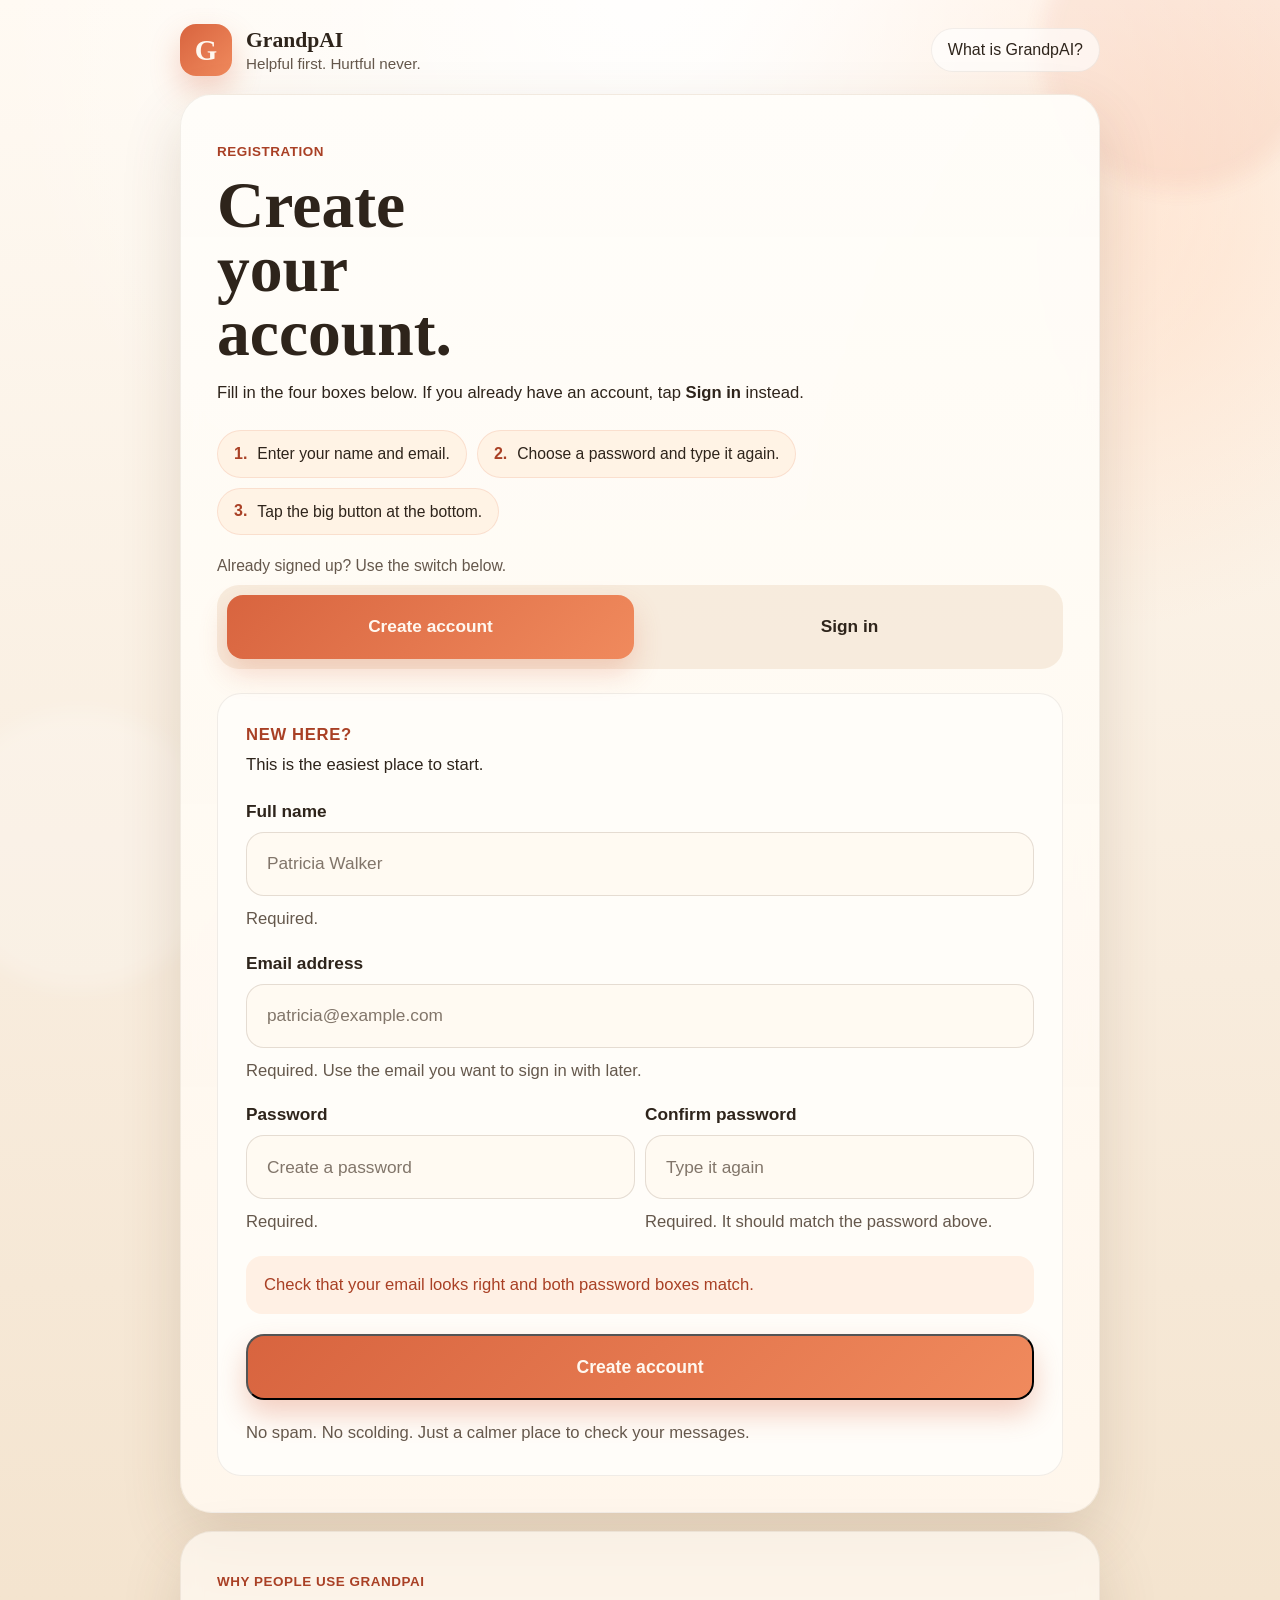
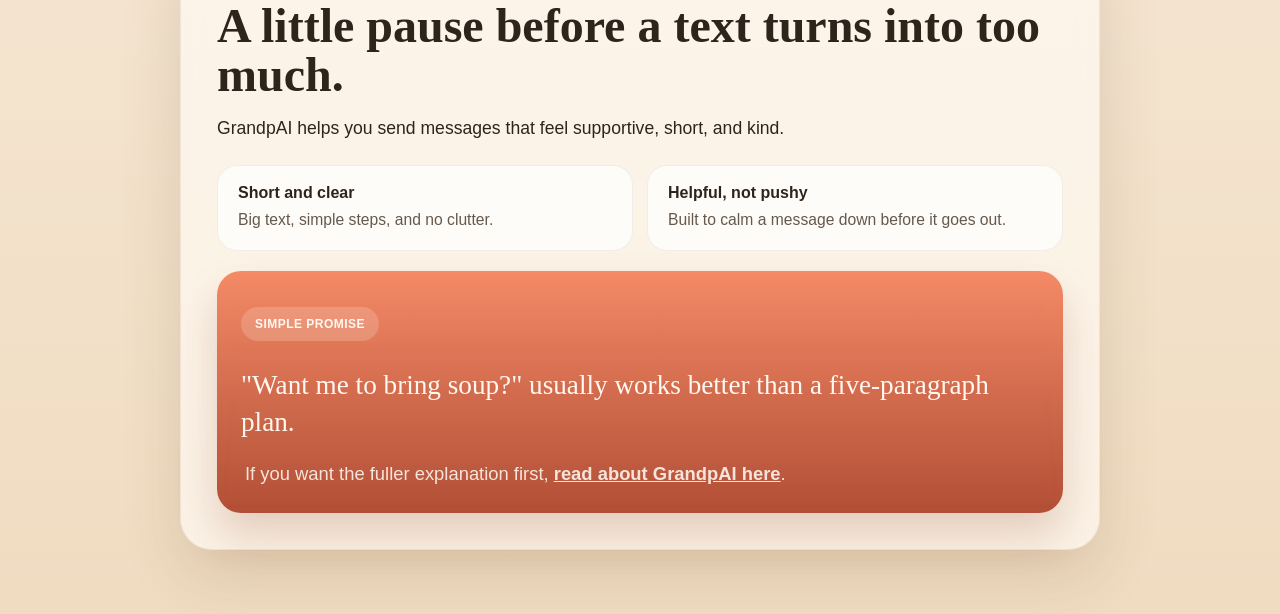
<file: index.html>
<!DOCTYPE html>
<html lang="en">
<head>
  <meta charset="UTF-8">
  <meta name="viewport" content="width=device-width, initial-scale=1.0">
  <title>GrandpAI | Create Your Account</title>
  <meta
    name="description"
    content="Create a GrandpAI account or request a sign-in link to get kinder help before you text, forward, or overdo it."
  >
  <link rel="stylesheet" href="styles.css">
</head>
<body class="auth-page">
  <div class="page-shell auth-shell">
    <header class="site-header auth-header">
      <a class="brand" href="home.html" aria-label="GrandpAI home">
        <span class="brand-mark">G</span>
        <span class="brand-copy">
          <strong>GrandpAI</strong>
          <span>Helpful first. Hurtful never.</span>
        </span>
      </a>
      <nav class="site-nav" aria-label="Account navigation">
        <a href="home.html">What is GrandpAI?</a>
      </nav>
    </header>

    <main class="auth-layout">
      <section class="auth-panel" aria-labelledby="auth-title">
        <div class="auth-panel-header">
          <p class="section-tag">Registration</p>
          <h1 id="auth-title">Create your account.</h1>
          <p class="auth-panel-copy">
            Fill in the four boxes below. If you already have an account, tap <strong>Sign in</strong> instead.
          </p>
        </div>

        <div class="auth-steps" aria-label="How this works">
          <div class="auth-step">
            <strong>1.</strong>
            <span>Enter your name and email.</span>
          </div>
          <div class="auth-step">
            <strong>2.</strong>
            <span>Choose a password and type it again.</span>
          </div>
          <div class="auth-step">
            <strong>3.</strong>
            <span>Tap the big button at the bottom.</span>
          </div>
        </div>

        <p class="auth-switch-note">Already signed up? Use the switch below.</p>

        <div class="auth-toggle" role="tablist" aria-label="Choose account action">
          <button
            class="auth-toggle-button is-active"
            type="button"
            id="register-tab"
            role="tab"
            aria-selected="true"
            aria-controls="register-panel"
            data-mode="register"
          >
            Create account
          </button>
          <button
            class="auth-toggle-button"
            type="button"
            id="signin-tab"
            role="tab"
            aria-selected="false"
            aria-controls="signin-panel"
            data-mode="signin"
          >
            Sign in
          </button>
        </div>

        <section
          class="auth-form-section"
          id="register-panel"
          role="tabpanel"
          aria-labelledby="register-tab"
        >
          <div class="auth-context">
            <p class="auth-kicker">New here?</p>
            <p>This is the easiest place to start.</p>
          </div>

          <form class="auth-form" novalidate>
            <label class="field">
              <span>Full name</span>
              <input type="text" name="fullName" autocomplete="name" placeholder="Patricia Walker">
              <small class="field-hint">Required.</small>
            </label>

            <label class="field">
              <span>Email address</span>
              <input type="email" name="email" autocomplete="email" placeholder="patricia@example.com">
              <small class="field-hint">Required. Use the email you want to sign in with later.</small>
            </label>

            <div class="field-row">
              <label class="field">
                <span>Password</span>
                <input type="password" name="password" autocomplete="new-password" placeholder="Create a password">
                <small class="field-hint">Required.</small>
              </label>

              <label class="field">
                <span>Confirm password</span>
                <input type="password" name="confirmPassword" autocomplete="new-password" placeholder="Type it again">
                <small class="field-hint">Required. It should match the password above.</small>
              </label>
            </div>

            <p class="validation-note" aria-live="polite">
              Check that your email looks right and both password boxes match.
            </p>

            <button class="button button-primary auth-submit" type="button">Create account</button>

            <p class="privacy-note">
              No spam. No scolding. Just a calmer place to check your messages.
            </p>
          </form>
        </section>

        <section
          class="auth-form-section"
          id="signin-panel"
          role="tabpanel"
          aria-labelledby="signin-tab"
          hidden
        >
          <div class="auth-context">
            <p class="auth-kicker">Already have an account?</p>
            <p>Enter your email and tap the button below.</p>
          </div>

          <form class="auth-form" novalidate>
            <label class="field">
              <span>Email address</span>
              <input type="email" name="signinEmail" autocomplete="email" placeholder="patricia@example.com">
              <small class="field-hint">Use the same email you used when you signed up.</small>
            </label>

            <p class="validation-note" aria-live="polite">
              Check that the email address looks right before asking for a link.
            </p>

            <button class="button button-primary auth-submit" type="button">Email me a sign-in link</button>

            <p class="magic-note">
              You will not need a password here. The email link will handle sign-in later.
            </p>
          </form>
        </section>
      </section>

      <section class="auth-intro">
        <p class="eyebrow">Why people use GrandpAI</p>
        <h2>A little pause before a text turns into too much.</h2>
        <p class="auth-intro-text">
          GrandpAI helps you send messages that feel supportive, short, and kind.
        </p>

        <div class="auth-promise-grid">
          <div class="auth-mini-card">
            <strong>Short and clear</strong>
            <p>Big text, simple steps, and no clutter.</p>
          </div>
          <div class="auth-mini-card">
            <strong>Helpful, not pushy</strong>
            <p>Built to calm a message down before it goes out.</p>
          </div>
        </div>

        <div class="auth-note-card">
          <p class="card-badge">Simple promise</p>
          <p class="auth-note-quote">
            "Want me to bring soup?" usually works better than a five-paragraph plan.
          </p>
          <p class="card-note">
            If you want the fuller explanation first, <a class="inline-link" href="home.html">read about GrandpAI here</a>.
          </p>
        </div>
      </section>
    </main>
  </div>

  <script>
    const tabs = document.querySelectorAll(".auth-toggle-button");
    const panels = {
      register: document.getElementById("register-panel"),
      signin: document.getElementById("signin-panel")
    };

    function setMode(mode) {
      tabs.forEach((tab) => {
        const isActive = tab.dataset.mode === mode;
        tab.classList.toggle("is-active", isActive);
        tab.setAttribute("aria-selected", String(isActive));
      });

      Object.entries(panels).forEach(([panelMode, panel]) => {
        panel.hidden = panelMode !== mode;
      });
    }

    tabs.forEach((tab) => {
      tab.addEventListener("click", () => setMode(tab.dataset.mode));
    });
  </script>
</body>
</html>
</file>
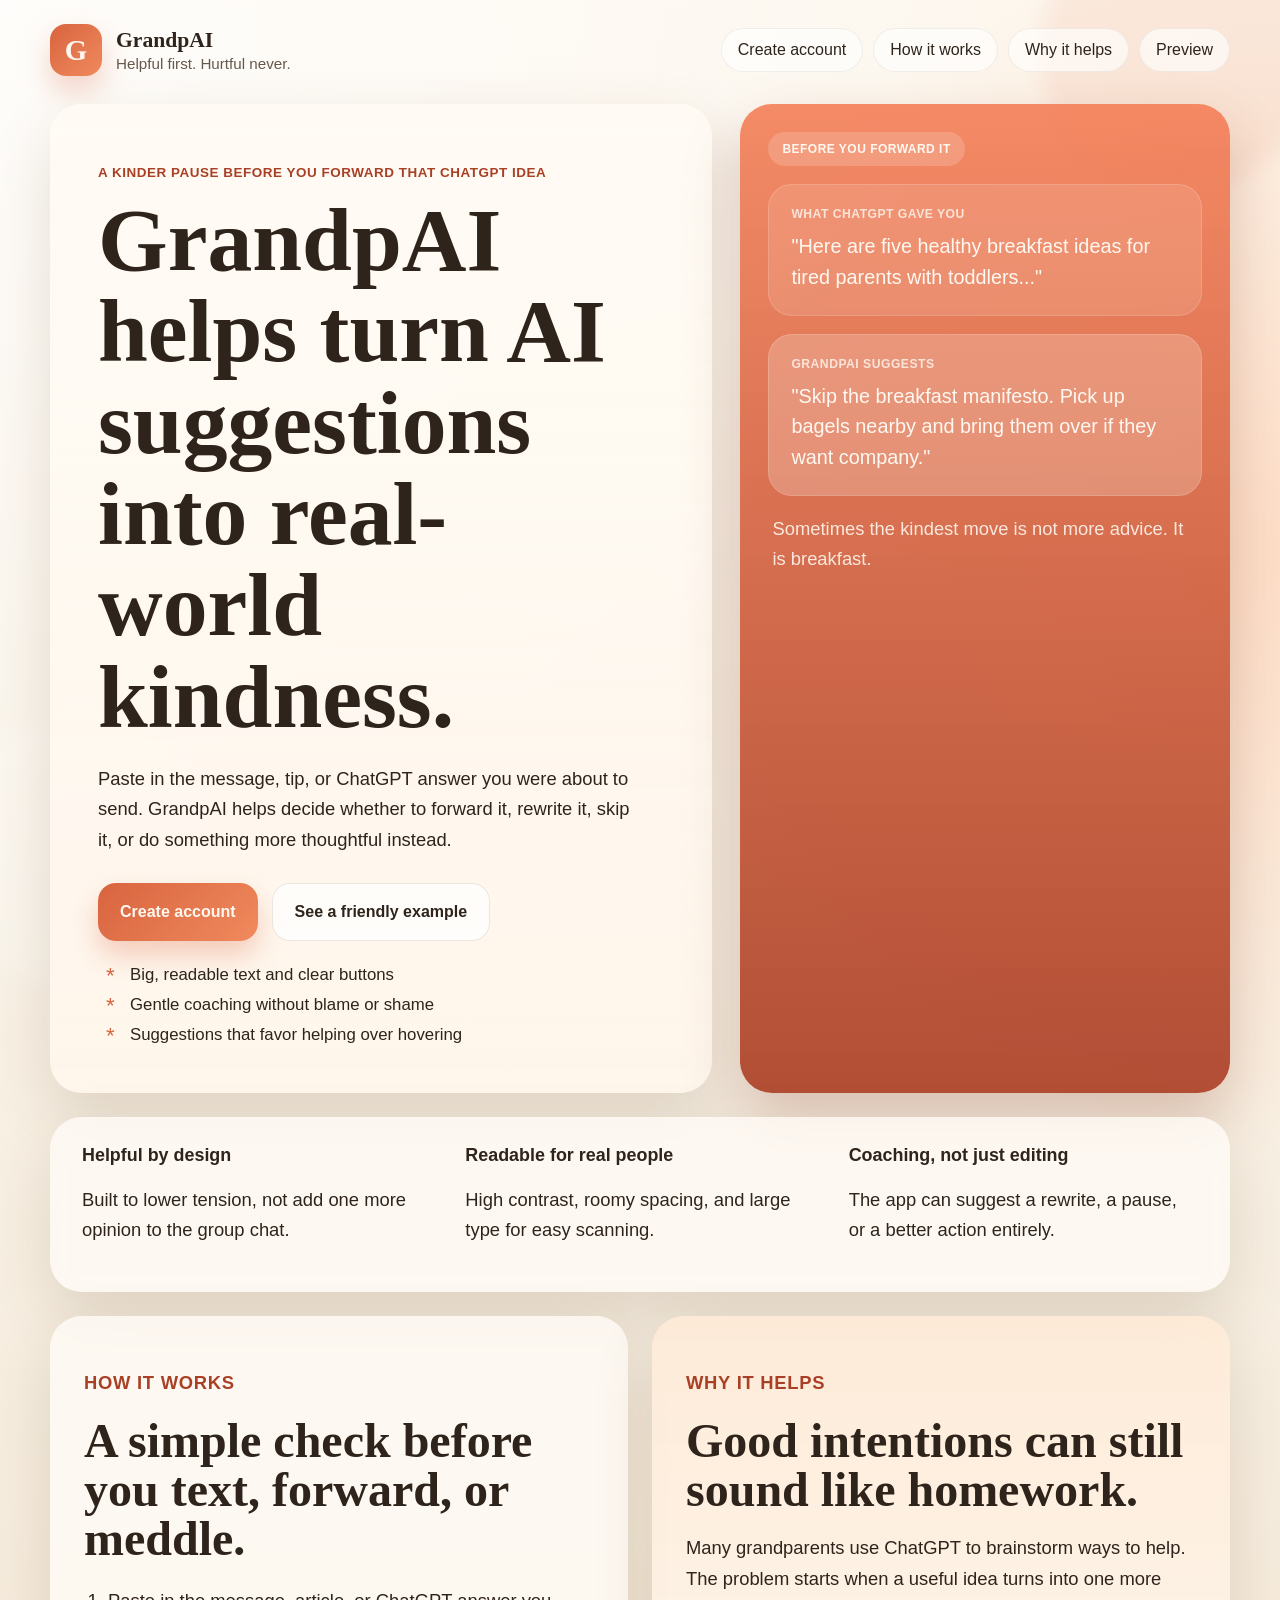
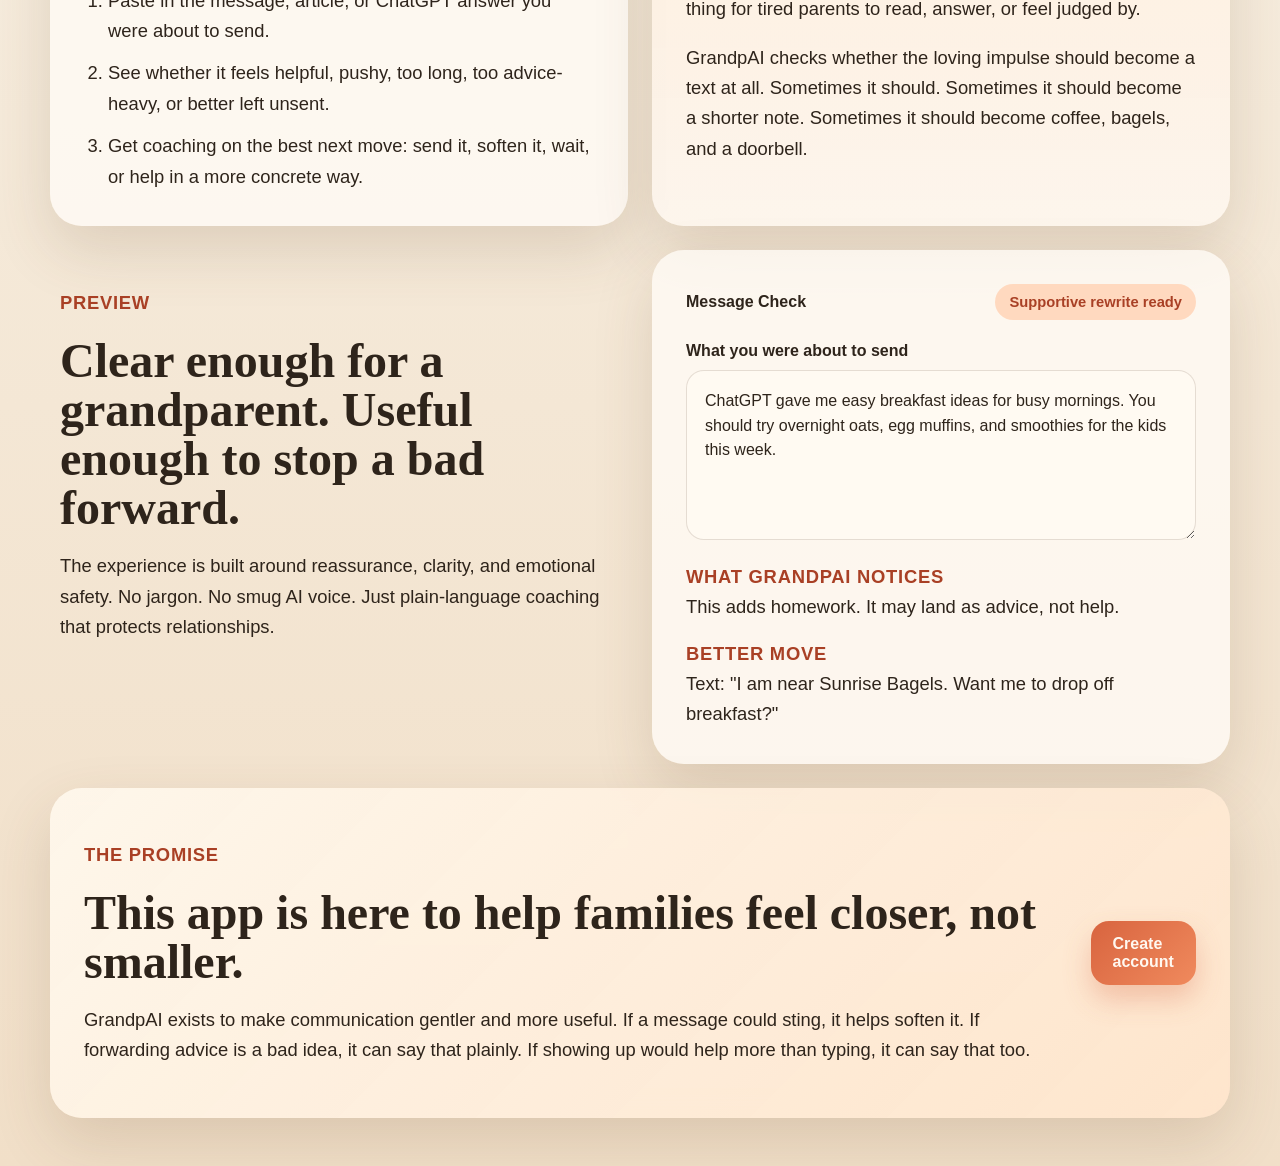
<file: home.html>
<!DOCTYPE html>
<html lang="en">
<head>
  <meta charset="UTF-8">
  <meta name="viewport" content="width=device-width, initial-scale=1.0">
  <title>GrandpAI | Better Than Forwarding ChatGPT</title>
  <meta
    name="description"
    content="GrandpAI helps grandparents run ChatGPT ideas and draft messages through one more kindness check before they forward, text, or act."
  >
  <link rel="stylesheet" href="styles.css">
</head>
<body>
  <div class="page-shell">
    <header class="site-header">
      <a class="brand" href="#top" aria-label="GrandpAI home">
        <span class="brand-mark">G</span>
        <span class="brand-copy">
          <strong>GrandpAI</strong>
          <span>Helpful first. Hurtful never.</span>
        </span>
      </a>
      <nav class="site-nav" aria-label="Primary navigation">
        <a href="index.html">Create account</a>
        <a href="#how-it-works">How it works</a>
        <a href="#why-it-helps">Why it helps</a>
        <a href="#preview">Preview</a>
      </nav>
    </header>

    <main id="top">
      <section class="hero">
        <div class="hero-copy">
          <p class="eyebrow">A kinder pause before you forward that ChatGPT idea</p>
          <h1>GrandpAI helps turn AI suggestions into real-world kindness.</h1>
          <p class="hero-text">
            Paste in the message, tip, or ChatGPT answer you were about to send. GrandpAI helps decide
            whether to forward it, rewrite it, skip it, or do something more thoughtful instead.
          </p>
          <div class="hero-actions">
            <a class="button button-primary" href="index.html">Create account</a>
            <a class="button button-secondary" href="#preview">See a friendly example</a>
          </div>
          <ul class="hero-points" aria-label="Key benefits">
            <li>Big, readable text and clear buttons</li>
            <li>Gentle coaching without blame or shame</li>
            <li>Suggestions that favor helping over hovering</li>
          </ul>
        </div>

        <aside class="hero-card" aria-label="Message example">
          <div class="card-badge">Before you forward it</div>
          <div class="message-card">
            <p class="card-label">What ChatGPT gave you</p>
            <p class="draft">
              "Here are five healthy breakfast ideas for tired parents with toddlers..."
            </p>
          </div>
          <div class="message-card message-card-highlight">
            <p class="card-label">GrandpAI suggests</p>
            <p class="rewrite">
              "Skip the breakfast manifesto. Pick up bagels nearby and bring them over if they want company."
            </p>
          </div>
          <p class="card-note">
            Sometimes the kindest move is not more advice. It is breakfast.
          </p>
        </aside>
      </section>

      <section class="trust-strip" aria-label="What the app does best">
        <div>
          <strong>Helpful by design</strong>
          <p>Built to lower tension, not add one more opinion to the group chat.</p>
        </div>
        <div>
          <strong>Readable for real people</strong>
          <p>High contrast, roomy spacing, and large type for easy scanning.</p>
        </div>
        <div>
          <strong>Coaching, not just editing</strong>
          <p>The app can suggest a rewrite, a pause, or a better action entirely.</p>
        </div>
      </section>

      <section class="content-grid" id="how-it-works">
        <article class="info-panel">
          <p class="section-tag">How it works</p>
          <h2>A simple check before you text, forward, or meddle.</h2>
          <ol class="steps">
            <li>Paste in the message, article, or ChatGPT answer you were about to send.</li>
            <li>See whether it feels helpful, pushy, too long, too advice-heavy, or better left unsent.</li>
            <li>Get coaching on the best next move: send it, soften it, wait, or help in a more concrete way.</li>
          </ol>
        </article>

        <article class="info-panel warm-panel" id="why-it-helps">
          <p class="section-tag">Why it helps</p>
          <h2>Good intentions can still sound like homework.</h2>
          <p>
            Many grandparents use ChatGPT to brainstorm ways to help. The problem starts when a useful
            idea turns into one more thing for tired parents to read, answer, or feel judged by.
          </p>
          <p>
            GrandpAI checks whether the loving impulse should become a text at all. Sometimes it should.
            Sometimes it should become a shorter note. Sometimes it should become coffee, bagels, and a doorbell.
          </p>
        </article>
      </section>

      <section class="preview-section" id="preview">
        <div class="preview-copy">
          <p class="section-tag">Preview</p>
          <h2>Clear enough for a grandparent. Useful enough to stop a bad forward.</h2>
          <p>
            The experience is built around reassurance, clarity, and emotional safety. No jargon.
            No smug AI voice. Just plain-language coaching that protects relationships.
          </p>
        </div>

        <div class="preview-panel">
          <div class="preview-header">
            <span>Message Check</span>
            <span class="status-pill">Supportive rewrite ready</span>
          </div>
          <div class="preview-block">
            <label for="sample-message">What you were about to send</label>
            <textarea id="sample-message" readonly>ChatGPT gave me easy breakfast ideas for busy mornings. You should try overnight oats, egg muffins, and smoothies for the kids this week.</textarea>
          </div>
          <div class="preview-feedback">
            <div>
              <p class="feedback-label">What GrandpAI notices</p>
              <p>This adds homework. It may land as advice, not help.</p>
            </div>
            <div>
              <p class="feedback-label">Better move</p>
              <p>Text: "I am near Sunrise Bagels. Want me to drop off breakfast?"</p>
            </div>
          </div>
        </div>
      </section>

      <section class="closing-banner">
        <div>
          <p class="section-tag">The promise</p>
          <h2>This app is here to help families feel closer, not smaller.</h2>
          <p>
            GrandpAI exists to make communication gentler and more useful. If a message could sting,
            it helps soften it. If forwarding advice is a bad idea, it can say that plainly. If showing
            up would help more than typing, it can say that too.
          </p>
        </div>
        <a class="button button-primary" href="index.html">Create account</a>
      </section>
    </main>
  </div>
</body>
</html>
</file>
<file: styles.css>
:root {
  --bg: #f7efe2;
  --bg-deep: #f1dfc8;
  --surface: rgba(255, 251, 244, 0.9);
  --surface-strong: #fffaf2;
  --text: #2e241b;
  --muted: #65584c;
  --accent: #d8643f;
  --accent-deep: #a94025;
  --accent-soft: #ffd9bf;
  --line: rgba(94, 66, 44, 0.16);
  --shadow: 0 24px 60px rgba(100, 66, 38, 0.16);
  --radius-xl: 32px;
  --radius-lg: 24px;
  --radius-md: 18px;
}

* {
  box-sizing: border-box;
}

html {
  scroll-behavior: smooth;
}

body {
  margin: 0;
  min-height: 100vh;
  font-family: "Trebuchet MS", "Lucida Sans Unicode", "Lucida Grande", sans-serif;
  color: var(--text);
  background:
    radial-gradient(circle at top left, rgba(255, 255, 255, 0.75), transparent 34%),
    radial-gradient(circle at right 20%, rgba(255, 217, 191, 0.8), transparent 24%),
    linear-gradient(180deg, #fdf7ee 0%, var(--bg) 45%, var(--bg-deep) 100%);
}

body::before,
body::after {
  content: "";
  position: fixed;
  width: 280px;
  height: 280px;
  border-radius: 50%;
  z-index: -1;
  filter: blur(10px);
  opacity: 0.42;
}

body::before {
  top: -90px;
  right: -40px;
  background: rgba(216, 100, 63, 0.22);
}

body::after {
  bottom: -90px;
  left: -60px;
  background: rgba(255, 255, 255, 0.52);
}

.page-shell {
  width: min(1180px, calc(100% - 32px));
  margin: 0 auto;
  padding: 24px 0 48px;
}

.auth-page .page-shell {
  padding-bottom: 64px;
}

.auth-page {
  background:
    radial-gradient(circle at top center, rgba(255, 255, 255, 0.88), transparent 28%),
    radial-gradient(circle at 85% 10%, rgba(255, 217, 191, 0.72), transparent 18%),
    linear-gradient(180deg, #fffaf3 0%, #f8ecdd 44%, #f0dcc1 100%);
}

.site-header,
.hero,
.content-grid,
.preview-section,
.closing-banner,
.trust-strip {
  animation: rise 600ms ease-out both;
}

.site-header {
  display: flex;
  align-items: center;
  justify-content: space-between;
  gap: 24px;
  margin-bottom: 28px;
}

.brand {
  display: inline-flex;
  align-items: center;
  gap: 14px;
  color: inherit;
  text-decoration: none;
}

.brand-mark {
  display: grid;
  place-items: center;
  width: 52px;
  height: 52px;
  border-radius: 16px;
  background: linear-gradient(135deg, var(--accent), #f08a5d);
  color: #fff8f0;
  font-family: "Book Antiqua", "Palatino Linotype", serif;
  font-size: 1.8rem;
  font-weight: 700;
  box-shadow: 0 14px 30px rgba(216, 100, 63, 0.28);
}

.brand-copy {
  display: flex;
  flex-direction: column;
  gap: 2px;
}

.brand-copy strong {
  font-family: "Book Antiqua", "Palatino Linotype", serif;
  font-size: 1.35rem;
}

.brand-copy span {
  color: var(--muted);
  font-size: 0.95rem;
}

.site-nav {
  display: inline-flex;
  flex-wrap: wrap;
  gap: 10px;
}

.site-nav a {
  padding: 12px 16px;
  border-radius: 999px;
  background: rgba(255, 255, 255, 0.62);
  border: 1px solid rgba(94, 66, 44, 0.08);
  color: var(--text);
  text-decoration: none;
  font-size: 1rem;
}

.hero {
  display: grid;
  grid-template-columns: 1.15fr 0.85fr;
  gap: 28px;
  align-items: stretch;
}

.hero-copy,
.hero-card,
.info-panel,
.preview-panel,
.closing-banner,
.trust-strip,
.auth-panel,
.auth-note-card,
.auth-intro {
  backdrop-filter: blur(10px);
}

.hero-copy {
  padding: 48px;
  border-radius: var(--radius-xl);
  background: linear-gradient(180deg, rgba(255, 251, 244, 0.96), rgba(255, 246, 236, 0.88));
  box-shadow: var(--shadow);
}

.eyebrow,
.section-tag,
.card-label,
.feedback-label,
.card-badge {
  letter-spacing: 0.04em;
  text-transform: uppercase;
  font-weight: 700;
}

.eyebrow,
.section-tag {
  color: var(--accent-deep);
  font-size: 0.84rem;
}

h1,
h2 {
  margin: 0;
  font-family: "Book Antiqua", "Palatino Linotype", "Iowan Old Style", serif;
  line-height: 1.02;
}

h1 {
  margin-top: 12px;
  font-size: clamp(3rem, 8vw, 5.6rem);
  max-width: 12ch;
}

h2 {
  font-size: clamp(2rem, 4vw, 3rem);
}

.hero-text,
.info-panel p,
.preview-copy p,
.closing-banner p,
.trust-strip p,
.steps li,
.card-note,
.preview-feedback p {
  font-size: 1.15rem;
  line-height: 1.65;
}

.hero-text {
  max-width: 34rem;
  margin: 22px 0 0;
}

.hero-actions {
  display: flex;
  flex-wrap: wrap;
  gap: 14px;
  margin: 28px 0 24px;
}

.button {
  display: inline-flex;
  align-items: center;
  justify-content: center;
  min-height: 58px;
  padding: 14px 22px;
  border-radius: 18px;
  font-weight: 700;
  text-decoration: none;
  transition: transform 180ms ease, box-shadow 180ms ease, background-color 180ms ease;
}

.button:hover,
.button:focus-visible,
.site-nav a:hover,
.site-nav a:focus-visible {
  transform: translateY(-2px);
}

.button-primary {
  background: linear-gradient(135deg, var(--accent), #f08a5d);
  color: #fff8f0;
  box-shadow: 0 14px 28px rgba(216, 100, 63, 0.3);
}

.button-secondary {
  background: rgba(255, 255, 255, 0.72);
  color: var(--text);
  border: 1px solid rgba(94, 66, 44, 0.12);
}

.hero-points {
  display: grid;
  gap: 10px;
  padding: 0;
  margin: 0;
  list-style: none;
}

.hero-points li {
  padding-left: 32px;
  position: relative;
  font-size: 1.05rem;
}

.hero-points li::before {
  content: "*";
  position: absolute;
  left: 8px;
  color: var(--accent);
  font-size: 1.4rem;
  line-height: 1;
}

.hero-card {
  padding: 28px;
  border-radius: var(--radius-xl);
  background: linear-gradient(180deg, rgba(243, 126, 87, 0.9), rgba(173, 69, 43, 0.95));
  color: #fff8f1;
  box-shadow: 0 26px 55px rgba(132, 58, 36, 0.26);
}

.card-badge {
  display: inline-flex;
  padding: 10px 14px;
  border-radius: 999px;
  background: rgba(255, 248, 240, 0.18);
  font-size: 0.75rem;
}

.message-card {
  margin-top: 18px;
  padding: 22px;
  border-radius: var(--radius-lg);
  background: rgba(255, 251, 245, 0.12);
  border: 1px solid rgba(255, 248, 240, 0.16);
}

.message-card-highlight {
  background: rgba(255, 251, 245, 0.22);
}

.card-label {
  margin: 0 0 10px;
  color: rgba(255, 248, 241, 0.8);
  font-size: 0.76rem;
}

.draft,
.rewrite {
  margin: 0;
  font-size: 1.24rem;
  line-height: 1.55;
}

.card-note {
  margin: 18px 4px 0;
  color: rgba(255, 248, 241, 0.88);
}

.trust-strip {
  display: grid;
  grid-template-columns: repeat(3, 1fr);
  gap: 18px;
  padding: 22px 24px;
  margin: 24px 0;
  border-radius: var(--radius-xl);
  background: rgba(255, 252, 247, 0.78);
  box-shadow: var(--shadow);
}

.trust-strip div {
  padding: 6px 8px;
}

.trust-strip strong {
  display: block;
  margin-bottom: 6px;
  font-size: 1.12rem;
}

.content-grid,
.preview-section {
  display: grid;
  grid-template-columns: repeat(2, 1fr);
  gap: 24px;
  margin-top: 24px;
}

.info-panel,
.preview-panel,
.closing-banner {
  padding: 34px;
  border-radius: var(--radius-xl);
  background: rgba(255, 252, 247, 0.78);
  box-shadow: var(--shadow);
}

.warm-panel {
  background: linear-gradient(180deg, rgba(255, 235, 215, 0.84), rgba(255, 248, 241, 0.8));
}

.steps {
  margin: 22px 0 0;
  padding-left: 24px;
}

.steps li + li {
  margin-top: 12px;
}

.preview-copy {
  padding: 20px 10px;
}

.preview-header {
  display: flex;
  align-items: center;
  justify-content: space-between;
  gap: 16px;
  margin-bottom: 22px;
  font-weight: 700;
}

.status-pill {
  padding: 10px 14px;
  border-radius: 999px;
  background: var(--accent-soft);
  color: var(--accent-deep);
  font-size: 0.92rem;
}

.preview-block label {
  display: block;
  margin-bottom: 10px;
  font-weight: 700;
}

textarea {
  width: 100%;
  min-height: 170px;
  padding: 18px;
  border: 1px solid var(--line);
  border-radius: var(--radius-md);
  resize: vertical;
  background: var(--surface-strong);
  color: var(--text);
  font: inherit;
  line-height: 1.55;
}

.preview-feedback {
  display: grid;
  gap: 16px;
  margin-top: 18px;
}

.feedback-label {
  margin: 0 0 6px;
  font-size: 0.78rem;
  color: var(--accent-deep);
}

.preview-feedback p {
  margin: 0;
}

.closing-banner {
  display: flex;
  align-items: center;
  justify-content: space-between;
  gap: 24px;
  margin-top: 24px;
  background: linear-gradient(135deg, rgba(255, 248, 237, 0.92), rgba(255, 229, 204, 0.88));
}

.auth-shell {
  width: min(920px, calc(100% - 28px));
}

.auth-header {
  margin-bottom: 18px;
}

.auth-layout {
  display: grid;
  grid-template-columns: 1fr;
  gap: 18px;
  align-items: start;
}

.auth-intro,
.auth-panel {
  padding: 36px;
  border-radius: var(--radius-xl);
  box-shadow: var(--shadow);
}

.auth-intro {
  padding-top: 28px;
  background: rgba(255, 250, 243, 0.72);
  border: 1px solid rgba(94, 66, 44, 0.08);
}

.auth-note-card {
  margin-top: 20px;
  padding: 24px;
  border-radius: var(--radius-lg);
  background: linear-gradient(180deg, rgba(243, 126, 87, 0.9), rgba(173, 69, 43, 0.95));
  color: #fff8f1;
  box-shadow: 0 22px 42px rgba(132, 58, 36, 0.2);
}

.auth-note-quote {
  margin: 14px 0 10px;
  font-family: "Book Antiqua", "Palatino Linotype", "Iowan Old Style", serif;
  font-size: 1.7rem;
  line-height: 1.35;
}

.auth-panel {
  background: linear-gradient(180deg, rgba(255, 253, 249, 0.96), rgba(255, 247, 237, 0.94));
  border: 1px solid rgba(94, 66, 44, 0.08);
}

.auth-panel-header h1,
.auth-panel-header h2 {
  margin-top: 10px;
}

.auth-panel-header h1 {
  font-size: clamp(2.6rem, 7vw, 4.1rem);
  line-height: 0.98;
  max-width: 10ch;
}

.auth-panel-copy,
.auth-context p,
.field-hint,
.validation-note,
.privacy-note,
.magic-note {
  font-size: 1.04rem;
  line-height: 1.6;
}

.auth-panel-copy {
  margin: 14px 0 0;
  max-width: 38rem;
}

.auth-steps {
  display: flex;
  flex-wrap: wrap;
  gap: 10px;
  margin: 24px 0 22px;
}

.auth-step {
  display: inline-flex;
  align-items: center;
  gap: 10px;
  padding: 12px 16px;
  border-radius: 999px;
  background: rgba(255, 243, 229, 0.95);
  border: 1px solid rgba(216, 100, 63, 0.14);
}

.auth-step strong {
  color: var(--accent-deep);
  font-size: 1rem;
}

.auth-step span {
  font-size: 0.98rem;
  line-height: 1.35;
}

.auth-switch-note {
  margin: 0 0 10px;
  color: var(--muted);
  font-size: 0.98rem;
}

.auth-toggle {
  display: grid;
  grid-template-columns: repeat(2, minmax(0, 1fr));
  gap: 12px;
  margin: 0 0 24px;
  padding: 10px;
  border-radius: 22px;
  background: rgba(241, 223, 200, 0.55);
}

.auth-toggle-button {
  min-height: 64px;
  border: 0;
  border-radius: 16px;
  background: transparent;
  color: var(--text);
  font-size: 1.08rem;
  font-weight: 700;
  cursor: pointer;
  transition: background-color 180ms ease, transform 180ms ease, box-shadow 180ms ease;
}

.auth-toggle-button:hover,
.auth-toggle-button:focus-visible {
  transform: translateY(-1px);
}

.auth-toggle-button.is-active {
  background: linear-gradient(135deg, var(--accent), #f08a5d);
  color: #fff8f0;
  box-shadow: 0 14px 28px rgba(216, 100, 63, 0.24);
}

.auth-form-section {
  padding: 28px;
  border-radius: var(--radius-lg);
  background: #fffdf9;
  border: 1px solid rgba(94, 66, 44, 0.09);
}

.auth-context {
  margin-bottom: 22px;
}

.auth-kicker {
  margin: 0 0 4px;
  color: var(--accent-deep);
  font-weight: 700;
  text-transform: uppercase;
  letter-spacing: 0.04em;
  font-size: 0.82rem;
}

.auth-context p:last-child {
  margin: 0;
}

.auth-form {
  display: grid;
  gap: 20px;
}

.field,
.field-row {
  display: grid;
  gap: 10px;
}

.field span {
  font-size: 1.08rem;
  font-weight: 700;
}

.field input {
  width: 100%;
  min-height: 64px;
  padding: 18px 20px;
  border: 1px solid var(--line);
  border-radius: var(--radius-md);
  background: var(--surface-strong);
  color: var(--text);
  font: inherit;
  font-size: 1.08rem;
}

.field input::placeholder {
  color: rgba(101, 88, 76, 0.82);
}

.field-row {
  grid-template-columns: repeat(2, minmax(0, 1fr));
  align-items: start;
}

.field input:hover {
  border-color: rgba(169, 64, 37, 0.35);
}

.field-hint {
  color: var(--muted);
}

.validation-note,
.privacy-note,
.magic-note {
  margin: 0;
}

.validation-note {
  padding: 16px 18px;
  border-radius: 16px;
  background: rgba(255, 217, 191, 0.38);
  color: var(--accent-deep);
}

.privacy-note,
.magic-note {
  color: var(--muted);
}

.auth-submit {
  width: 100%;
  min-height: 66px;
  font-size: 1.1rem;
}

.auth-intro-text {
  margin: 14px 0 0;
  font-size: 1.1rem;
  line-height: 1.65;
  max-width: 42rem;
}

.auth-promise-grid {
  display: grid;
  grid-template-columns: repeat(2, minmax(0, 1fr));
  gap: 14px;
  margin-top: 22px;
}

.auth-mini-card {
  padding: 18px 20px;
  border-radius: 20px;
  background: rgba(255, 255, 255, 0.72);
  border: 1px solid rgba(94, 66, 44, 0.08);
}

.auth-mini-card strong {
  display: block;
  margin-bottom: 6px;
  font-size: 1rem;
}

.auth-mini-card p {
  margin: 0;
  color: var(--muted);
  font-size: 0.98rem;
  line-height: 1.55;
}

.inline-link {
  color: inherit;
  font-weight: 700;
}

a:focus-visible,
button:focus-visible,
textarea:focus-visible,
input:focus-visible {
  outline: 4px solid rgba(216, 100, 63, 0.28);
  outline-offset: 3px;
}

@keyframes rise {
  from {
    opacity: 0;
    transform: translateY(18px);
  }

  to {
    opacity: 1;
    transform: translateY(0);
  }
}

@media (max-width: 980px) {
  .hero,
  .content-grid,
  .preview-section,
  .trust-strip,
  .closing-banner,
  .field-row,
  .auth-promise-grid {
    grid-template-columns: 1fr;
  }

  .site-header,
  .closing-banner {
    flex-direction: column;
    align-items: flex-start;
  }

  .hero-copy {
    padding: 36px 28px;
  }

  .preview-copy {
    padding: 0;
  }

  .auth-intro,
  .auth-panel {
    padding: 32px 26px;
  }
}

@media (max-width: 640px) {
  .page-shell {
    width: min(100% - 20px, 1180px);
    padding-top: 16px;
  }

  .site-nav {
    gap: 8px;
  }

  .site-nav a,
  .button {
    width: 100%;
  }

  .auth-header {
    gap: 14px;
  }

  .hero-copy,
  .hero-card,
  .info-panel,
  .preview-panel,
  .closing-banner,
  .trust-strip,
  .auth-intro,
  .auth-panel,
  .auth-form-section,
  .auth-note-card {
    padding: 24px 20px;
  }

  .hero-actions {
    flex-direction: column;
  }

  .preview-header {
    flex-direction: column;
    align-items: flex-start;
  }

  .hero-text,
  .info-panel p,
  .preview-copy p,
  .closing-banner p,
  .trust-strip p,
  .steps li,
  .card-note,
  .preview-feedback p,
  .draft,
  .rewrite,
  textarea,
  .auth-panel-copy,
  .auth-context p,
  .field-hint,
  .validation-note,
  .privacy-note,
  .magic-note,
  .field input {
    font-size: 1.03rem;
  }

  .auth-toggle {
    grid-template-columns: 1fr;
  }

  .auth-step {
    width: 100%;
    border-radius: 18px;
    justify-content: flex-start;
  }

  .auth-panel-header h1 {
    max-width: none;
  }

  .auth-panel-copy,
  .auth-intro-text {
    max-width: none;
  }
}
</file>
